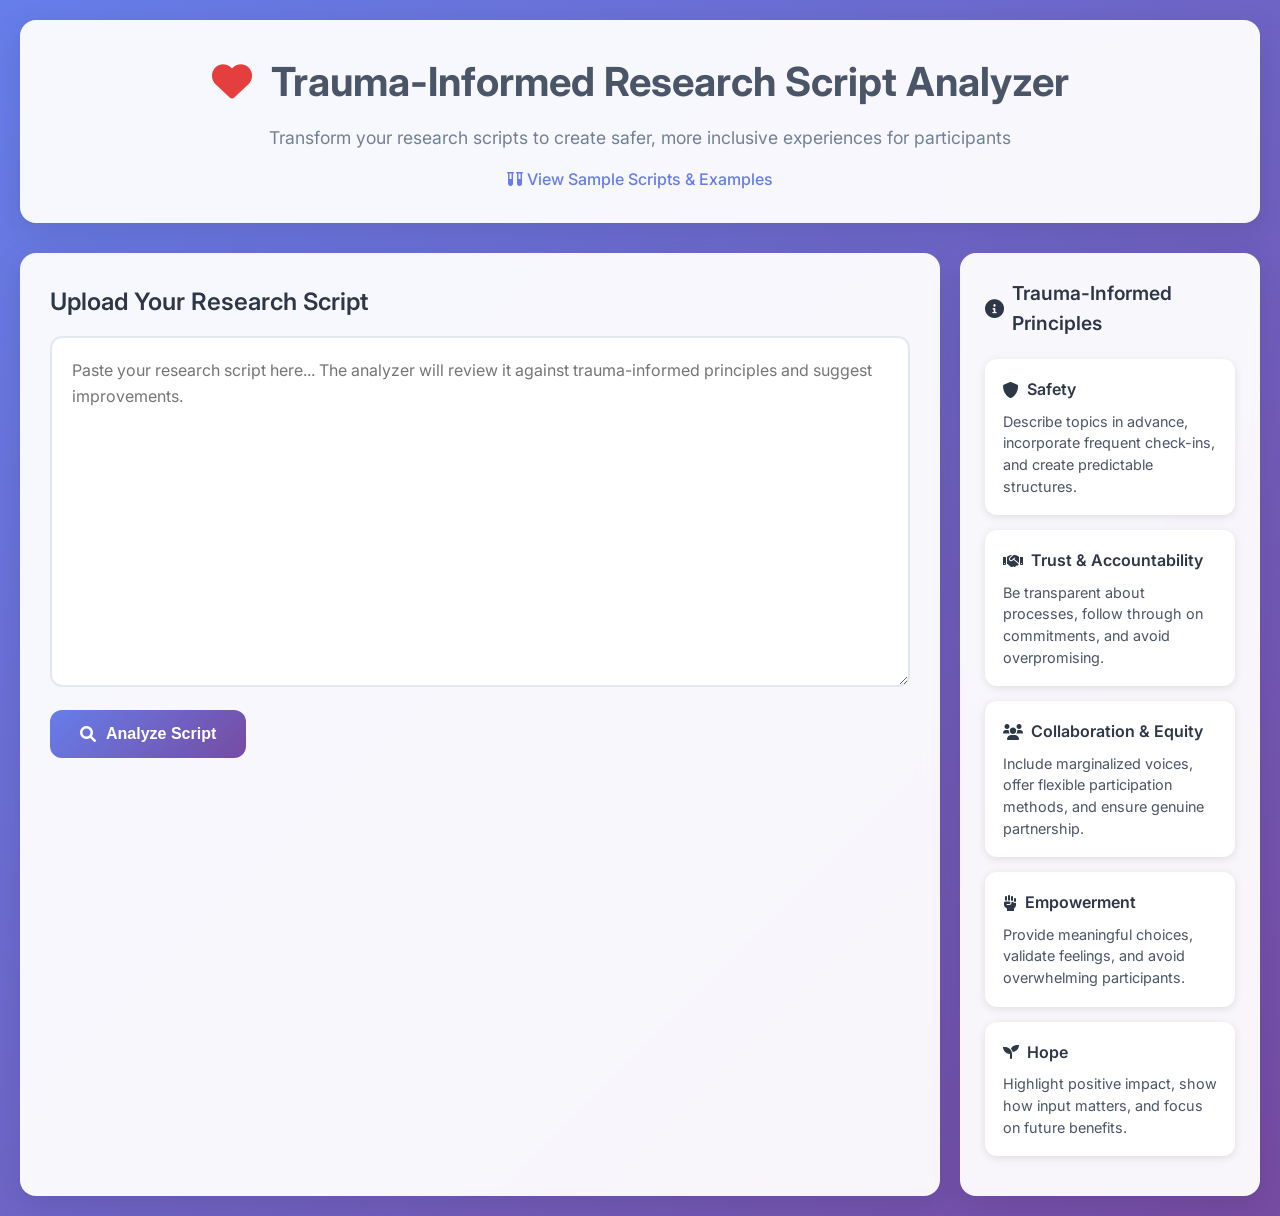
<file: index.html>
<!DOCTYPE html>
<html lang="en">
<head>
    <meta charset="UTF-8">
    <meta name="viewport" content="width=device-width, initial-scale=1.0">
    <title>Trauma-Informed Research Script Analyzer</title>
    <link rel="stylesheet" href="styles.css">
    <link href="https://cdnjs.cloudflare.com/ajax/libs/font-awesome/6.0.0/css/all.min.css" rel="stylesheet">
    <link href="https://fonts.googleapis.com/css2?family=Inter:wght@300;400;500;600;700&display=swap" rel="stylesheet">
</head>
<body>
    <div class="container">
        <header class="header">
            <h1><i class="fas fa-heart"></i> Trauma-Informed Research Script Analyzer</h1>
            <p class="subtitle">Transform your research scripts to create safer, more inclusive experiences for participants</p>
            <div style="margin-top: 15px;">
                <a href="test-samples.html" style="color: #667eea; text-decoration: none; font-weight: 500;">
                    <i class="fas fa-vials"></i> View Sample Scripts & Examples
                </a>
            </div>
        </header>

        <main class="main-content">
            <div class="input-section">
                <h2>Upload Your Research Script</h2>
                <textarea 
                    id="scriptInput" 
                    placeholder="Paste your research script here... The analyzer will review it against trauma-informed principles and suggest improvements."
                    rows="12"></textarea>
                <button id="analyzeBtn" class="analyze-btn">
                    <i class="fas fa-search"></i> Analyze Script
                </button>
            </div>

            <div id="resultsSection" class="results-section" style="display: none;">
                <h2>Analysis Results & Recommendations</h2>
                
                <div class="summary-card">
                    <h3><i class="fas fa-chart-line"></i> Overall Assessment</h3>
                    <div id="overallScore" class="score-display"></div>
                    <div id="summaryText"></div>
                </div>

                <div class="principles-analysis">
                    <h3><i class="fas fa-list-check"></i> Trauma-Informed Principles Analysis</h3>
                    <div id="principlesGrid" class="principles-grid"></div>
                </div>

                <div class="suggestions-section">
                    <h3><i class="fas fa-lightbulb"></i> Specific Recommendations</h3>
                    <div id="suggestionsList" class="suggestions-list"></div>
                </div>

                <div class="improved-script">
                    <h3><i class="fas fa-edit"></i> Improved Script Preview</h3>
                    <div class="script-comparison">
                        <div class="original-script">
                            <h4>Original</h4>
                            <div id="originalPreview" class="script-preview"></div>
                        </div>
                        <div class="improved-script-content">
                            <h4>Trauma-Informed Version</h4>
                            <div id="improvedPreview" class="script-preview"></div>
                            <button id="copyImproved" class="copy-btn">
                                <i class="fas fa-copy"></i> Copy Improved Script
                            </button>
                        </div>
                    </div>
                </div>
            </div>
        </main>

        <aside class="sidebar">
            <div class="principles-guide">
                <h3><i class="fas fa-info-circle"></i> Trauma-Informed Principles</h3>
                
                <div class="principle-card">
                    <h4><i class="fas fa-shield-alt"></i> Safety</h4>
                    <p>Describe topics in advance, incorporate frequent check-ins, and create predictable structures.</p>
                </div>

                <div class="principle-card">
                    <h4><i class="fas fa-handshake"></i> Trust & Accountability</h4>
                    <p>Be transparent about processes, follow through on commitments, and avoid overpromising.</p>
                </div>

                <div class="principle-card">
                    <h4><i class="fas fa-users"></i> Collaboration & Equity</h4>
                    <p>Include marginalized voices, offer flexible participation methods, and ensure genuine partnership.</p>
                </div>

                <div class="principle-card">
                    <h4><i class="fas fa-hand-fist"></i> Empowerment</h4>
                    <p>Provide meaningful choices, validate feelings, and avoid overwhelming participants.</p>
                </div>

                <div class="principle-card">
                    <h4><i class="fas fa-seedling"></i> Hope</h4>
                    <p>Highlight positive impact, show how input matters, and focus on future benefits.</p>
                </div>
            </div>
        </aside>
    </div>

    <script src="script.js"></script>
</body>
</html>
</file>
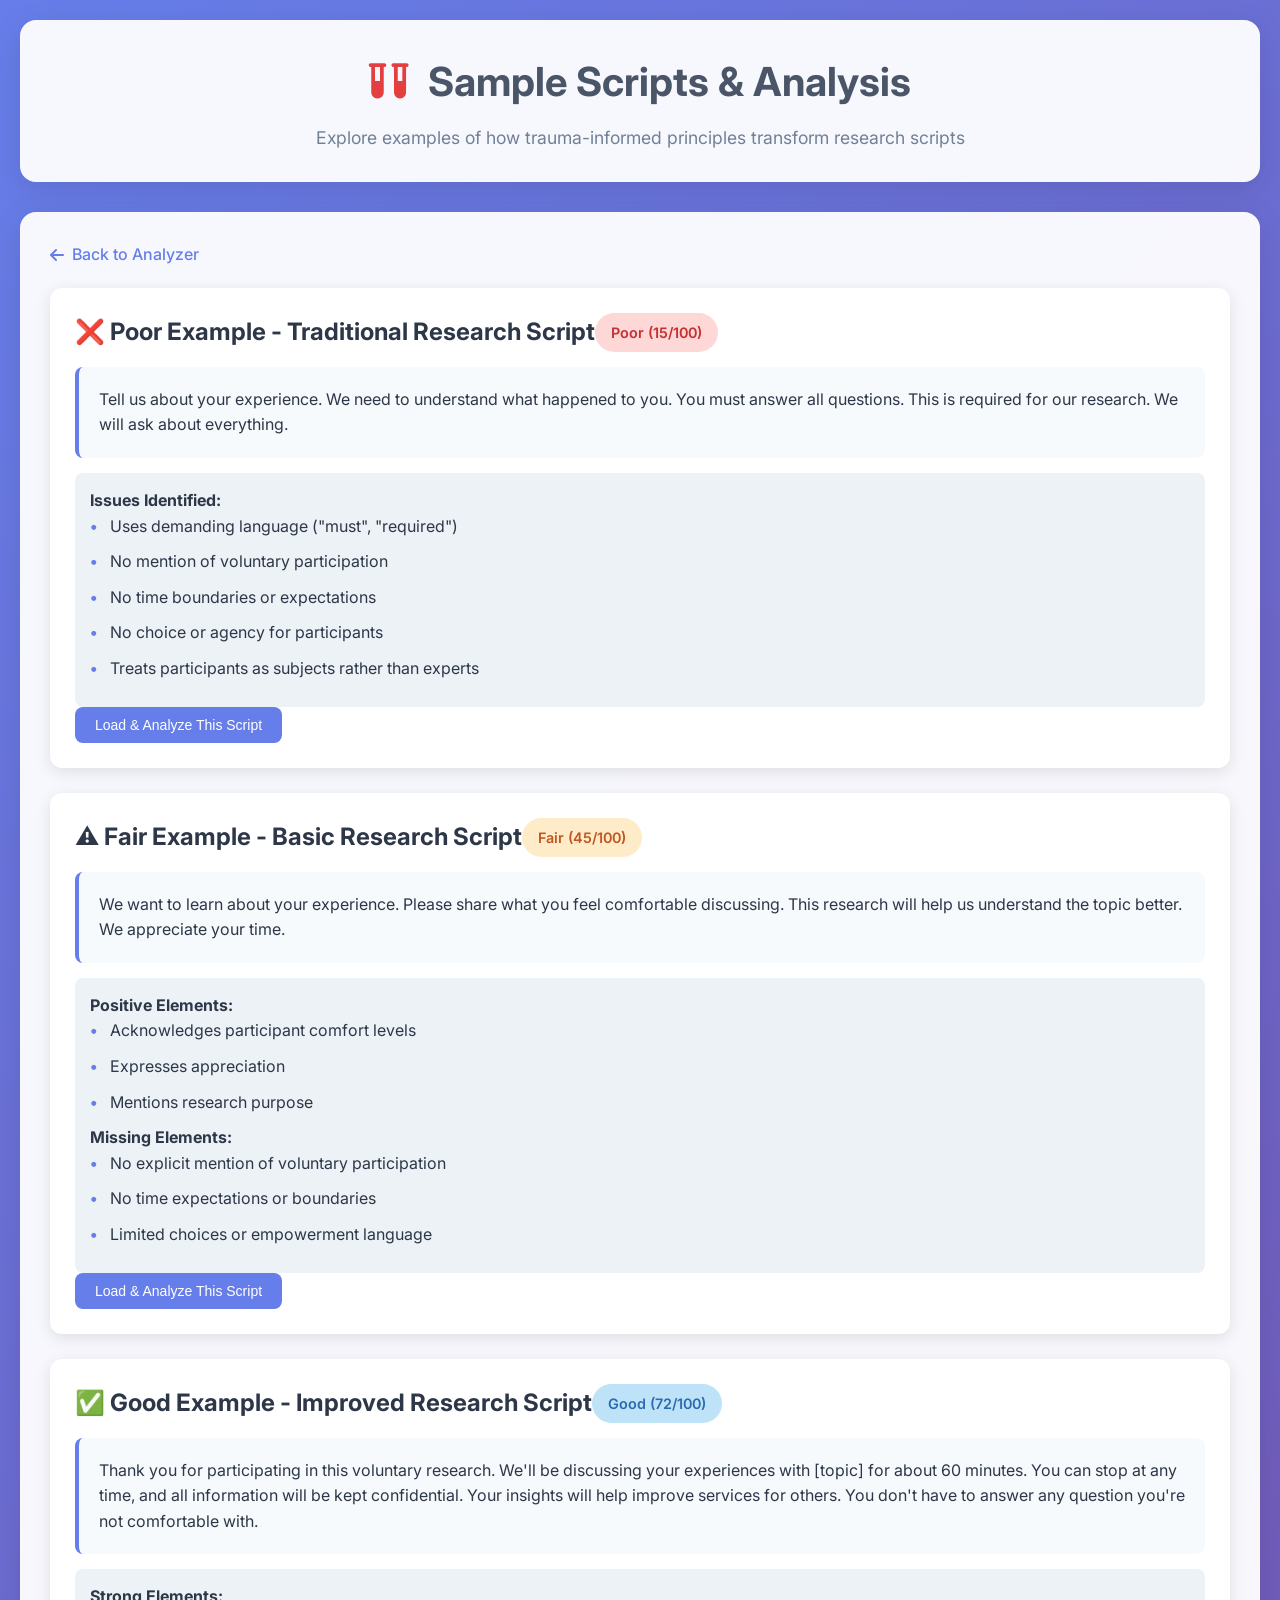
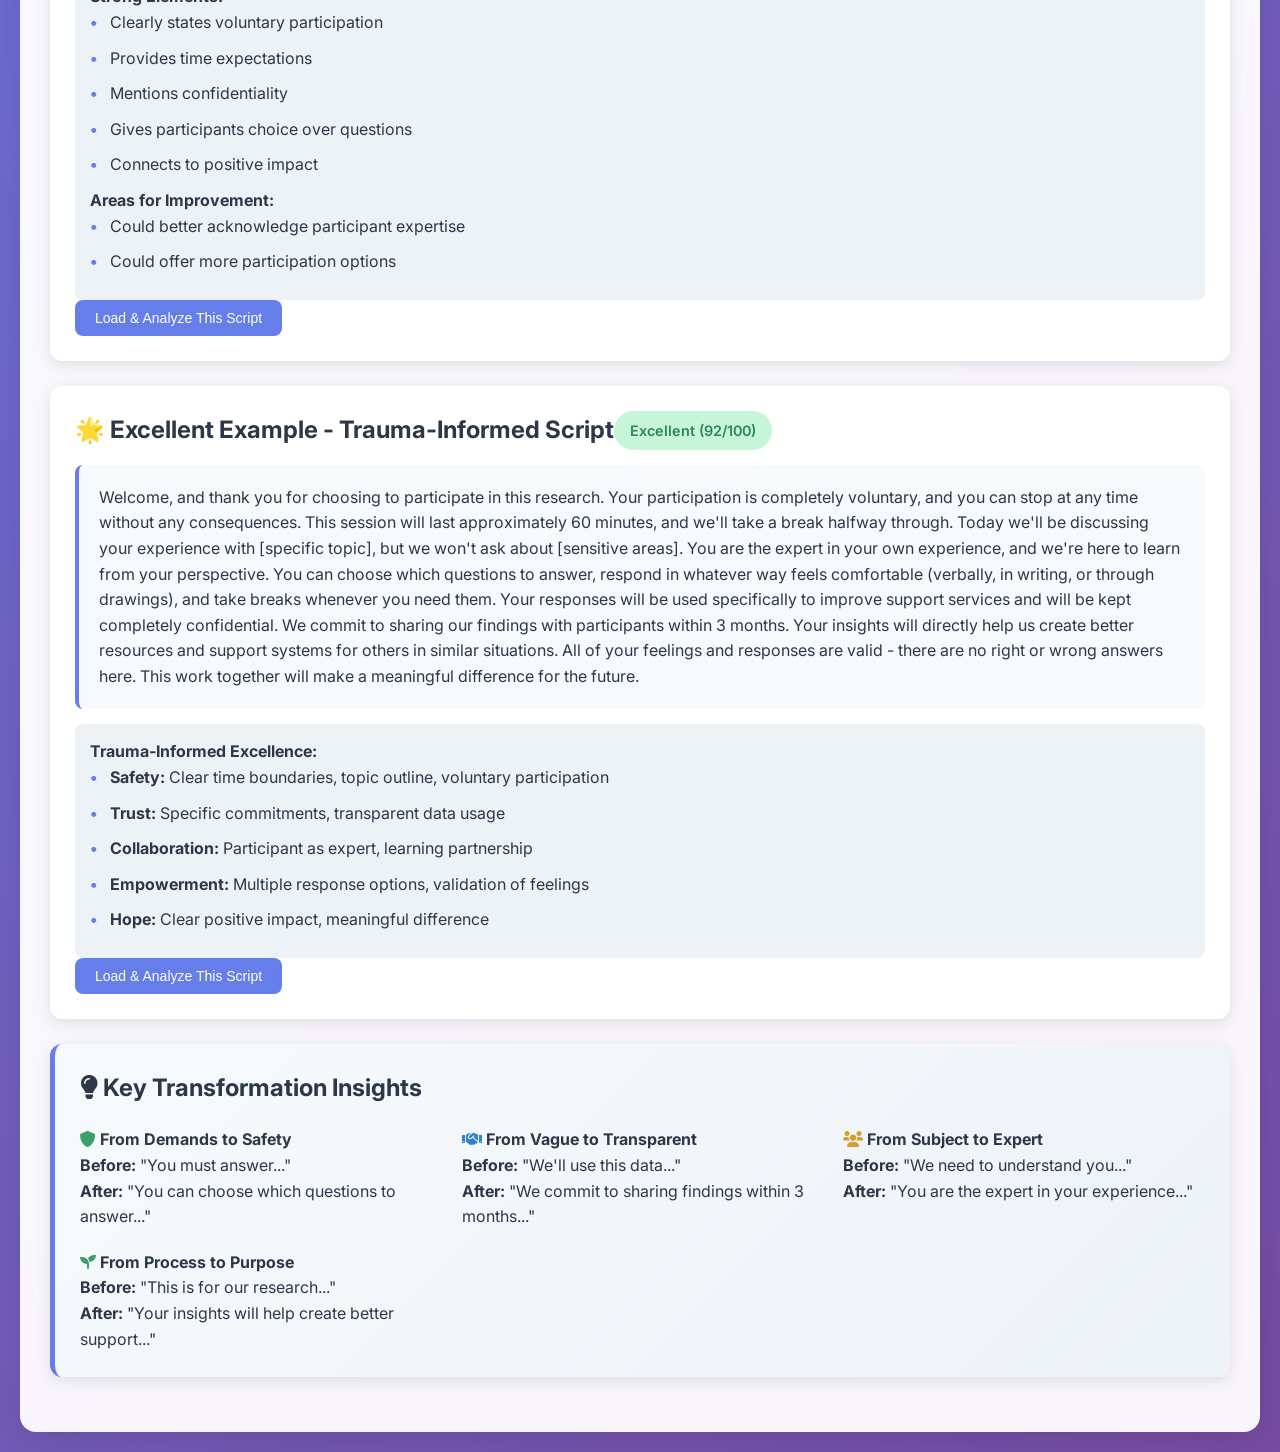
<file: test-samples.html>
<!DOCTYPE html>
<html lang="en">
<head>
    <meta charset="UTF-8">
    <meta name="viewport" content="width=device-width, initial-scale=1.0">
    <title>Sample Scripts - Trauma-Informed Research Analyzer</title>
    <link rel="stylesheet" href="styles.css">
    <link href="https://cdnjs.cloudflare.com/ajax/libs/font-awesome/6.0.0/css/all.min.css" rel="stylesheet">
    <link href="https://fonts.googleapis.com/css2?family=Inter:wght@300;400;500;600;700&display=swap" rel="stylesheet">
    <style>
        .sample-card {
            background: white;
            border-radius: 12px;
            padding: 25px;
            margin-bottom: 25px;
            box-shadow: 0 4px 16px rgba(0, 0, 0, 0.1);
        }
        .sample-header {
            display: flex;
            justify-content: between;
            align-items: center;
            margin-bottom: 15px;
        }
        .sample-grade {
            padding: 8px 16px;
            border-radius: 20px;
            font-weight: 600;
            font-size: 0.9rem;
        }
        .grade-excellent { background: #c6f6d5; color: #2f855a; }
        .grade-good { background: #bee3f8; color: #2b6cb0; }
        .grade-fair { background: #feebc8; color: #c05621; }
        .grade-poor { background: #fed7d7; color: #c53030; }
        .sample-script {
            background: #f7fafc;
            padding: 20px;
            border-radius: 8px;
            border-left: 4px solid #667eea;
            margin: 15px 0;
            font-family: 'Inter', sans-serif;
            line-height: 1.6;
        }
        .sample-insights {
            background: #edf2f7;
            padding: 15px;
            border-radius: 8px;
            margin-top: 15px;
        }
        .insight-item {
            margin-bottom: 10px;
            padding-left: 20px;
            position: relative;
        }
        .insight-item::before {
            content: "•";
            color: #667eea;
            font-weight: bold;
            position: absolute;
            left: 0;
        }
        .back-link {
            display: inline-flex;
            align-items: center;
            gap: 8px;
            color: #667eea;
            text-decoration: none;
            font-weight: 500;
            margin-bottom: 20px;
        }
        .back-link:hover {
            text-decoration: underline;
        }
        .load-button {
            background: #667eea;
            color: white;
            border: none;
            padding: 10px 20px;
            border-radius: 8px;
            font-size: 14px;
            font-weight: 500;
            cursor: pointer;
            transition: all 0.3s ease;
            text-decoration: none;
            display: inline-block;
        }
        .load-button:hover {
            background: #5a67d8;
            transform: translateY(-1px);
        }
    </style>
</head>
<body>
    <div class="container" style="grid-template-columns: 1fr; grid-template-areas: 'header' 'main';">
        <header class="header">
            <h1><i class="fas fa-vials"></i> Sample Scripts & Analysis</h1>
            <p class="subtitle">Explore examples of how trauma-informed principles transform research scripts</p>
        </header>

        <main class="main-content">
            <a href="index.html" class="back-link">
                <i class="fas fa-arrow-left"></i> Back to Analyzer
            </a>

            <div class="sample-card">
                <div class="sample-header">
                    <h2>❌ Poor Example - Traditional Research Script</h2>
                    <span class="sample-grade grade-poor">Poor (15/100)</span>
                </div>
                <div class="sample-script">
                    Tell us about your experience. We need to understand what happened to you. You must answer all questions. This is required for our research. We will ask about everything.
                </div>
                <div class="sample-insights">
                    <h4>Issues Identified:</h4>
                    <div class="insight-item">Uses demanding language ("must", "required")</div>
                    <div class="insight-item">No mention of voluntary participation</div>
                    <div class="insight-item">No time boundaries or expectations</div>
                    <div class="insight-item">No choice or agency for participants</div>
                    <div class="insight-item">Treats participants as subjects rather than experts</div>
                </div>
                <button class="load-button" onclick="loadAndAnalyze('poor')">Load & Analyze This Script</button>
            </div>

            <div class="sample-card">
                <div class="sample-header">
                    <h2>⚠️ Fair Example - Basic Research Script</h2>
                    <span class="sample-grade grade-fair">Fair (45/100)</span>
                </div>
                <div class="sample-script">
                    We want to learn about your experience. Please share what you feel comfortable discussing. This research will help us understand the topic better. We appreciate your time.
                </div>
                <div class="sample-insights">
                    <h4>Positive Elements:</h4>
                    <div class="insight-item">Acknowledges participant comfort levels</div>
                    <div class="insight-item">Expresses appreciation</div>
                    <div class="insight-item">Mentions research purpose</div>
                    <h4>Missing Elements:</h4>
                    <div class="insight-item">No explicit mention of voluntary participation</div>
                    <div class="insight-item">No time expectations or boundaries</div>
                    <div class="insight-item">Limited choices or empowerment language</div>
                </div>
                <button class="load-button" onclick="loadAndAnalyze('fair')">Load & Analyze This Script</button>
            </div>

            <div class="sample-card">
                <div class="sample-header">
                    <h2>✅ Good Example - Improved Research Script</h2>
                    <span class="sample-grade grade-good">Good (72/100)</span>
                </div>
                <div class="sample-script">
                    Thank you for participating in this voluntary research. We'll be discussing your experiences with [topic] for about 60 minutes. You can stop at any time, and all information will be kept confidential. Your insights will help improve services for others. You don't have to answer any question you're not comfortable with.
                </div>
                <div class="sample-insights">
                    <h4>Strong Elements:</h4>
                    <div class="insight-item">Clearly states voluntary participation</div>
                    <div class="insight-item">Provides time expectations</div>
                    <div class="insight-item">Mentions confidentiality</div>
                    <div class="insight-item">Gives participants choice over questions</div>
                    <div class="insight-item">Connects to positive impact</div>
                    <h4>Areas for Improvement:</h4>
                    <div class="insight-item">Could better acknowledge participant expertise</div>
                    <div class="insight-item">Could offer more participation options</div>
                </div>
                <button class="load-button" onclick="loadAndAnalyze('good')">Load & Analyze This Script</button>
            </div>

            <div class="sample-card">
                <div class="sample-header">
                    <h2>🌟 Excellent Example - Trauma-Informed Script</h2>
                    <span class="sample-grade grade-excellent">Excellent (92/100)</span>
                </div>
                <div class="sample-script">
                    Welcome, and thank you for choosing to participate in this research. Your participation is completely voluntary, and you can stop at any time without any consequences. This session will last approximately 60 minutes, and we'll take a break halfway through.

Today we'll be discussing your experience with [specific topic], but we won't ask about [sensitive areas]. You are the expert in your own experience, and we're here to learn from your perspective. You can choose which questions to answer, respond in whatever way feels comfortable (verbally, in writing, or through drawings), and take breaks whenever you need them.

Your responses will be used specifically to improve support services and will be kept completely confidential. We commit to sharing our findings with participants within 3 months. Your insights will directly help us create better resources and support systems for others in similar situations.

All of your feelings and responses are valid - there are no right or wrong answers here. This work together will make a meaningful difference for the future.
                </div>
                <div class="sample-insights">
                    <h4>Trauma-Informed Excellence:</h4>
                    <div class="insight-item"><strong>Safety:</strong> Clear time boundaries, topic outline, voluntary participation</div>
                    <div class="insight-item"><strong>Trust:</strong> Specific commitments, transparent data usage</div>
                    <div class="insight-item"><strong>Collaboration:</strong> Participant as expert, learning partnership</div>
                    <div class="insight-item"><strong>Empowerment:</strong> Multiple response options, validation of feelings</div>
                    <div class="insight-item"><strong>Hope:</strong> Clear positive impact, meaningful difference</div>
                </div>
                <button class="load-button" onclick="loadAndAnalyze('excellent')">Load & Analyze This Script</button>
            </div>

            <div class="sample-card" style="background: linear-gradient(135deg, #f7fafc 0%, #edf2f7 100%); border-left: 5px solid #667eea;">
                <h2><i class="fas fa-lightbulb"></i> Key Transformation Insights</h2>
                <div style="display: grid; grid-template-columns: repeat(auto-fit, minmax(300px, 1fr)); gap: 20px; margin-top: 20px;">
                    <div>
                        <h4><i class="fas fa-shield-alt" style="color: #38a169;"></i> From Demands to Safety</h4>
                        <p><strong>Before:</strong> "You must answer..."</p>
                        <p><strong>After:</strong> "You can choose which questions to answer..."</p>
                    </div>
                    <div>
                        <h4><i class="fas fa-handshake" style="color: #3182ce;"></i> From Vague to Transparent</h4>
                        <p><strong>Before:</strong> "We'll use this data..."</p>
                        <p><strong>After:</strong> "We commit to sharing findings within 3 months..."</p>
                    </div>
                    <div>
                        <h4><i class="fas fa-users" style="color: #d69e2e;"></i> From Subject to Expert</h4>
                        <p><strong>Before:</strong> "We need to understand you..."</p>
                        <p><strong>After:</strong> "You are the expert in your experience..."</p>
                    </div>
                    <div>
                        <h4><i class="fas fa-seedling" style="color: #38a169;"></i> From Process to Purpose</h4>
                        <p><strong>Before:</strong> "This is for our research..."</p>
                        <p><strong>After:</strong> "Your insights will help create better support..."</p>
                    </div>
                </div>
            </div>
        </main>
    </div>

    <script>
        function loadAndAnalyze(type) {
            // Store the selected sample type in localStorage
            localStorage.setItem('selectedSample', type);
            // Navigate to the main analyzer
            window.location.href = 'index.html';
        }

        // If there's a selected sample, auto-load it when returning to main page
        window.addEventListener('DOMContentLoaded', () => {
            const selectedSample = localStorage.getItem('selectedSample');
            if (selectedSample && window.sampleScripts && window.sampleScripts[selectedSample]) {
                document.getElementById('scriptInput').value = window.sampleScripts[selectedSample];
                localStorage.removeItem('selectedSample');
                // Auto-analyze after a short delay
                setTimeout(() => {
                    document.getElementById('analyzeBtn').click();
                }, 500);
            }
        });
    </script>
</body>
</html>
</file>
<file: styles.css>
/* Reset and base styles */
* {
    margin: 0;
    padding: 0;
    box-sizing: border-box;
}

body {
    font-family: 'Inter', -apple-system, BlinkMacSystemFont, 'Segoe UI', system-ui, sans-serif;
    line-height: 1.6;
    color: #2d3748;
    background: linear-gradient(135deg, #667eea 0%, #764ba2 100%);
    min-height: 100vh;
}

/* Container and layout */
.container {
    display: grid;
    grid-template-columns: 1fr 300px;
    grid-template-rows: auto 1fr;
    grid-template-areas: 
        "header header"
        "main sidebar";
    max-width: 1400px;
    margin: 0 auto;
    padding: 20px;
    gap: 20px;
    min-height: 100vh;
}

.header {
    grid-area: header;
    text-align: center;
    background: rgba(255, 255, 255, 0.95);
    padding: 30px;
    border-radius: 16px;
    box-shadow: 0 8px 32px rgba(0, 0, 0, 0.1);
    backdrop-filter: blur(10px);
    margin-bottom: 10px;
}

.header h1 {
    font-size: 2.5rem;
    font-weight: 700;
    color: #4a5568;
    margin-bottom: 10px;
}

.header h1 i {
    color: #e53e3e;
    margin-right: 10px;
}

.subtitle {
    font-size: 1.1rem;
    color: #718096;
    font-weight: 400;
}

.main-content {
    grid-area: main;
    background: rgba(255, 255, 255, 0.95);
    border-radius: 16px;
    padding: 30px;
    box-shadow: 0 8px 32px rgba(0, 0, 0, 0.1);
    backdrop-filter: blur(10px);
}

.sidebar {
    grid-area: sidebar;
    background: rgba(255, 255, 255, 0.95);
    border-radius: 16px;
    padding: 25px;
    box-shadow: 0 8px 32px rgba(0, 0, 0, 0.1);
    backdrop-filter: blur(10px);
    height: fit-content;
    position: sticky;
    top: 20px;
}

/* Input section */
.input-section {
    margin-bottom: 30px;
}

.input-section h2 {
    font-size: 1.5rem;
    font-weight: 600;
    color: #2d3748;
    margin-bottom: 15px;
}

#scriptInput {
    width: 100%;
    padding: 20px;
    border: 2px solid #e2e8f0;
    border-radius: 12px;
    font-size: 16px;
    line-height: 1.6;
    resize: vertical;
    min-height: 200px;
    font-family: 'Inter', sans-serif;
    transition: all 0.3s ease;
}

#scriptInput:focus {
    outline: none;
    border-color: #667eea;
    box-shadow: 0 0 0 3px rgba(102, 126, 234, 0.1);
}

.analyze-btn {
    margin-top: 15px;
    background: linear-gradient(135deg, #667eea 0%, #764ba2 100%);
    color: white;
    border: none;
    padding: 15px 30px;
    border-radius: 12px;
    font-size: 16px;
    font-weight: 600;
    cursor: pointer;
    transition: all 0.3s ease;
    display: inline-flex;
    align-items: center;
    gap: 10px;
}

.analyze-btn:hover {
    transform: translateY(-2px);
    box-shadow: 0 8px 25px rgba(102, 126, 234, 0.3);
}

.analyze-btn:active {
    transform: translateY(0);
}

/* Results section */
.results-section {
    margin-top: 30px;
}

.results-section h2 {
    font-size: 1.8rem;
    font-weight: 600;
    color: #2d3748;
    margin-bottom: 25px;
    border-bottom: 3px solid #667eea;
    padding-bottom: 10px;
}

/* Summary card */
.summary-card {
    background: linear-gradient(135deg, #f7fafc 0%, #edf2f7 100%);
    padding: 25px;
    border-radius: 12px;
    margin-bottom: 25px;
    border-left: 5px solid #667eea;
}

.summary-card h3 {
    font-size: 1.3rem;
    font-weight: 600;
    color: #2d3748;
    margin-bottom: 15px;
}

.score-display {
    font-size: 2rem;
    font-weight: 700;
    margin-bottom: 10px;
}

.score-excellent { color: #38a169; }
.score-good { color: #3182ce; }
.score-fair { color: #d69e2e; }
.score-poor { color: #e53e3e; }

/* Principles grid */
.principles-analysis {
    margin-bottom: 30px;
}

.principles-analysis h3 {
    font-size: 1.3rem;
    font-weight: 600;
    color: #2d3748;
    margin-bottom: 20px;
}

.principles-grid {
    display: grid;
    grid-template-columns: repeat(auto-fit, minmax(280px, 1fr));
    gap: 15px;
}

.principle-result {
    background: white;
    padding: 20px;
    border-radius: 12px;
    border-left: 4px solid;
    box-shadow: 0 2px 8px rgba(0, 0, 0, 0.1);
    transition: transform 0.2s ease;
}

.principle-result:hover {
    transform: translateY(-2px);
}

.principle-result.excellent { border-left-color: #38a169; }
.principle-result.good { border-left-color: #3182ce; }
.principle-result.fair { border-left-color: #d69e2e; }
.principle-result.poor { border-left-color: #e53e3e; }

.principle-result h4 {
    font-size: 1.1rem;
    font-weight: 600;
    margin-bottom: 8px;
    display: flex;
    align-items: center;
    gap: 8px;
}

.principle-score {
    font-weight: 700;
    font-size: 1.1rem;
}

/* Suggestions */
.suggestions-section {
    margin-bottom: 30px;
}

.suggestions-section h3 {
    font-size: 1.3rem;
    font-weight: 600;
    color: #2d3748;
    margin-bottom: 20px;
}

.suggestion-item {
    background: white;
    padding: 20px;
    border-radius: 12px;
    margin-bottom: 15px;
    border-left: 4px solid #667eea;
    box-shadow: 0 2px 8px rgba(0, 0, 0, 0.1);
}

.suggestion-header {
    display: flex;
    align-items: center;
    gap: 10px;
    margin-bottom: 10px;
}

.suggestion-principle {
    background: #667eea;
    color: white;
    padding: 4px 12px;
    border-radius: 20px;
    font-size: 0.85rem;
    font-weight: 500;
}

.suggestion-priority {
    padding: 4px 12px;
    border-radius: 20px;
    font-size: 0.85rem;
    font-weight: 500;
}

.priority-high { background: #fed7d7; color: #c53030; }
.priority-medium { background: #feebc8; color: #c05621; }
.priority-low { background: #c6f6d5; color: #2f855a; }

.suggestion-content h4 {
    font-weight: 600;
    margin-bottom: 8px;
    color: #2d3748;
}

.suggestion-justification {
    background: #f7fafc;
    padding: 15px;
    border-radius: 8px;
    margin-top: 10px;
    font-style: italic;
    color: #4a5568;
}

/* Script comparison */
.script-comparison {
    display: grid;
    grid-template-columns: 1fr 1fr;
    gap: 20px;
    margin-top: 20px;
}

.script-comparison h4 {
    font-size: 1.1rem;
    font-weight: 600;
    margin-bottom: 10px;
    color: #2d3748;
}

.script-preview {
    background: #f7fafc;
    padding: 20px;
    border-radius: 8px;
    border: 1px solid #e2e8f0;
    font-family: 'Monaco', 'Consolas', monospace;
    font-size: 14px;
    line-height: 1.5;
    max-height: 400px;
    overflow-y: auto;
    white-space: pre-wrap;
}

.copy-btn {
    margin-top: 10px;
    background: #38a169;
    color: white;
    border: none;
    padding: 10px 20px;
    border-radius: 8px;
    font-size: 14px;
    font-weight: 500;
    cursor: pointer;
    transition: all 0.3s ease;
    display: inline-flex;
    align-items: center;
    gap: 8px;
}

.copy-btn:hover {
    background: #2f855a;
    transform: translateY(-1px);
}

/* Sidebar styles */
.principles-guide h3 {
    font-size: 1.2rem;
    font-weight: 600;
    color: #2d3748;
    margin-bottom: 20px;
    display: flex;
    align-items: center;
    gap: 8px;
}

.principle-card {
    background: white;
    padding: 18px;
    border-radius: 12px;
    margin-bottom: 15px;
    box-shadow: 0 2px 8px rgba(0, 0, 0, 0.1);
    transition: transform 0.2s ease;
}

.principle-card:hover {
    transform: translateY(-2px);
}

.principle-card h4 {
    font-size: 1rem;
    font-weight: 600;
    color: #2d3748;
    margin-bottom: 8px;
    display: flex;
    align-items: center;
    gap: 8px;
}

.principle-card p {
    font-size: 0.9rem;
    color: #4a5568;
    line-height: 1.5;
}

/* Responsive design */
@media (max-width: 1024px) {
    .container {
        grid-template-columns: 1fr;
        grid-template-areas: 
            "header"
            "main"
            "sidebar";
    }
    
    .sidebar {
        position: static;
    }
    
    .script-comparison {
        grid-template-columns: 1fr;
    }
}

@media (max-width: 768px) {
    .container {
        padding: 10px;
    }
    
    .header h1 {
        font-size: 2rem;
    }
    
    .main-content, .sidebar {
        padding: 20px;
    }
    
    .principles-grid {
        grid-template-columns: 1fr;
    }
}

/* Loading animation */
.loading {
    display: inline-block;
    width: 20px;
    height: 20px;
    border: 3px solid rgba(255, 255, 255, 0.3);
    border-radius: 50%;
    border-top-color: #fff;
    animation: spin 1s ease-in-out infinite;
}

@keyframes spin {
    to { transform: rotate(360deg); }
}

/* Accessibility improvements */
button:focus, textarea:focus {
    outline: 2px solid #667eea;
    outline-offset: 2px;
}

.sr-only {
    position: absolute;
    width: 1px;
    height: 1px;
    padding: 0;
    margin: -1px;
    overflow: hidden;
    clip: rect(0, 0, 0, 0);
    white-space: nowrap;
    border: 0;
}

/* Smooth transitions */
* {
    transition: background-color 0.3s ease, border-color 0.3s ease, transform 0.3s ease;
}

/* Custom scrollbar */
::-webkit-scrollbar {
    width: 8px;
}

::-webkit-scrollbar-track {
    background: #f1f1f1;
    border-radius: 4px;
}

::-webkit-scrollbar-thumb {
    background: #c1c1c1;
    border-radius: 4px;
}

::-webkit-scrollbar-thumb:hover {
    background: #a8a8a8;
}
</file>
